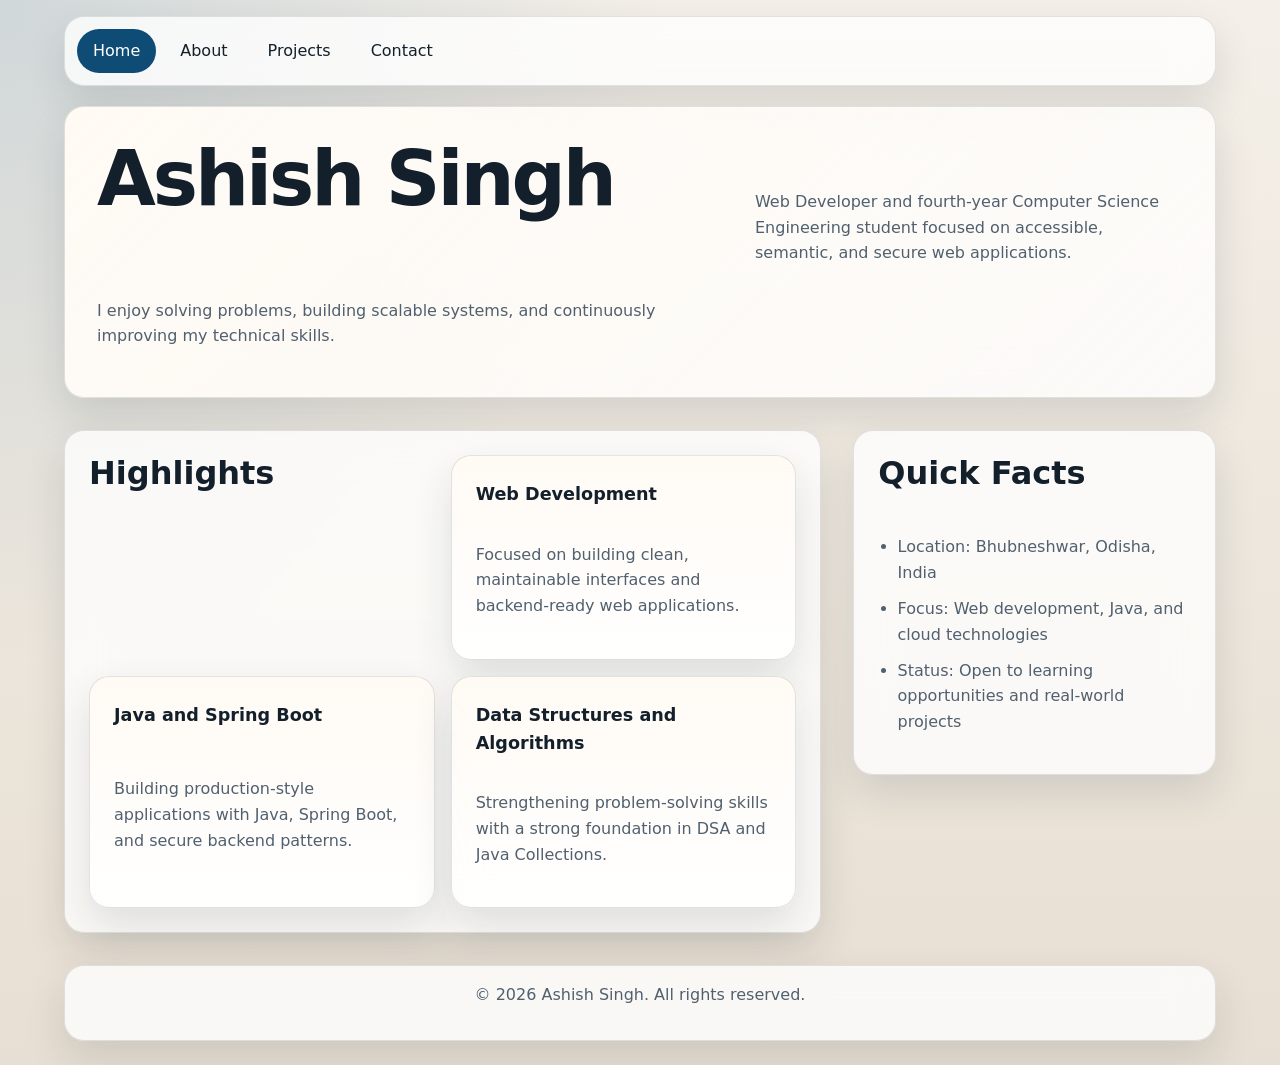
<file: index.html>
<!doctype html>
<html lang="en">
<head>
  <meta charset="utf-8">
  <meta name="viewport" content="width=device-width, initial-scale=1">
  <title>Ashish Singh | Web Developer</title>
  <meta name="description" content="Ashish Singh is a web developer and Computer Science Engineering student focused on accessible, semantic, and secure web applications.">
  <meta name="author" content="Ashish Singh">
  <meta name="robots" content="index,follow">
  <link rel="canonical" href="index.html">
  <link rel="stylesheet" href="styles.css">
  <meta property="og:type" content="website">
  <meta property="og:title" content="Ashish Singh | Web Developer">
  <meta property="og:description" content="Accessible personal portfolio with details, projects, and contact information for Ashish Singh.">
  <meta property="og:url" content="index.html">
  <meta name="twitter:card" content="summary">
  <script type="application/ld+json">
    {
      "@context": "https://schema.org",
      "@type": "Person",
      "name": "Ashish Singh",
      "jobTitle": "Web Developer",
      "url": "index.html"
    }
  </script>
</head>
<body>
  <a class="skip-link" href="#main-content">Skip to main content</a>

  <header>
    <nav aria-label="Primary navigation" role="navigation">
      <ul>
        <li><a href="index.html" aria-current="page">Home</a></li>
        <li><a href="about.html">About</a></li>
        <li><a href="projects.html">Projects</a></li>
        <li><a href="contact.html">Contact</a></li>
      </ul>
    </nav>
  </header>

  <main id="main-content" role="main">
    <section aria-labelledby="hero-title">
      <h1 id="hero-title">Ashish Singh</h1>
      <p>Web Developer and fourth-year Computer Science Engineering student focused on accessible, semantic, and secure web applications.</p>
      <p>I enjoy solving problems, building scalable systems, and continuously improving my technical skills.</p>
    </section>

    <section aria-labelledby="highlights-title">
      <h2 id="highlights-title">Highlights</h2>
      <article aria-labelledby="highlight-1">
        <h3 id="highlight-1">Web Development</h3>
        <p>Focused on building clean, maintainable interfaces and backend-ready web applications.</p>
      </article>
      <article aria-labelledby="highlight-2">
        <h3 id="highlight-2">Java and Spring Boot</h3>
        <p>Building production-style applications with Java, Spring Boot, and secure backend patterns.</p>
      </article>
      <article aria-labelledby="highlight-3">
        <h3 id="highlight-3">Data Structures and Algorithms</h3>
        <p>Strengthening problem-solving skills with a strong foundation in DSA and Java Collections.</p>
      </article>
    </section>

    <aside aria-label="Quick facts">
      <h2>Quick Facts</h2>
      <ul>
        <li>Location: Bhubneshwar, Odisha, India</li>
        <li>Focus: Web development, Java, and cloud technologies</li>
        <li>Status: Open to learning opportunities and real-world projects</li>
      </ul>
    </aside>
  </main>

  <footer role="contentinfo">
    <p>&copy; 2026 Ashish Singh. All rights reserved.</p>
  </footer>
</body>
</html>
</file>
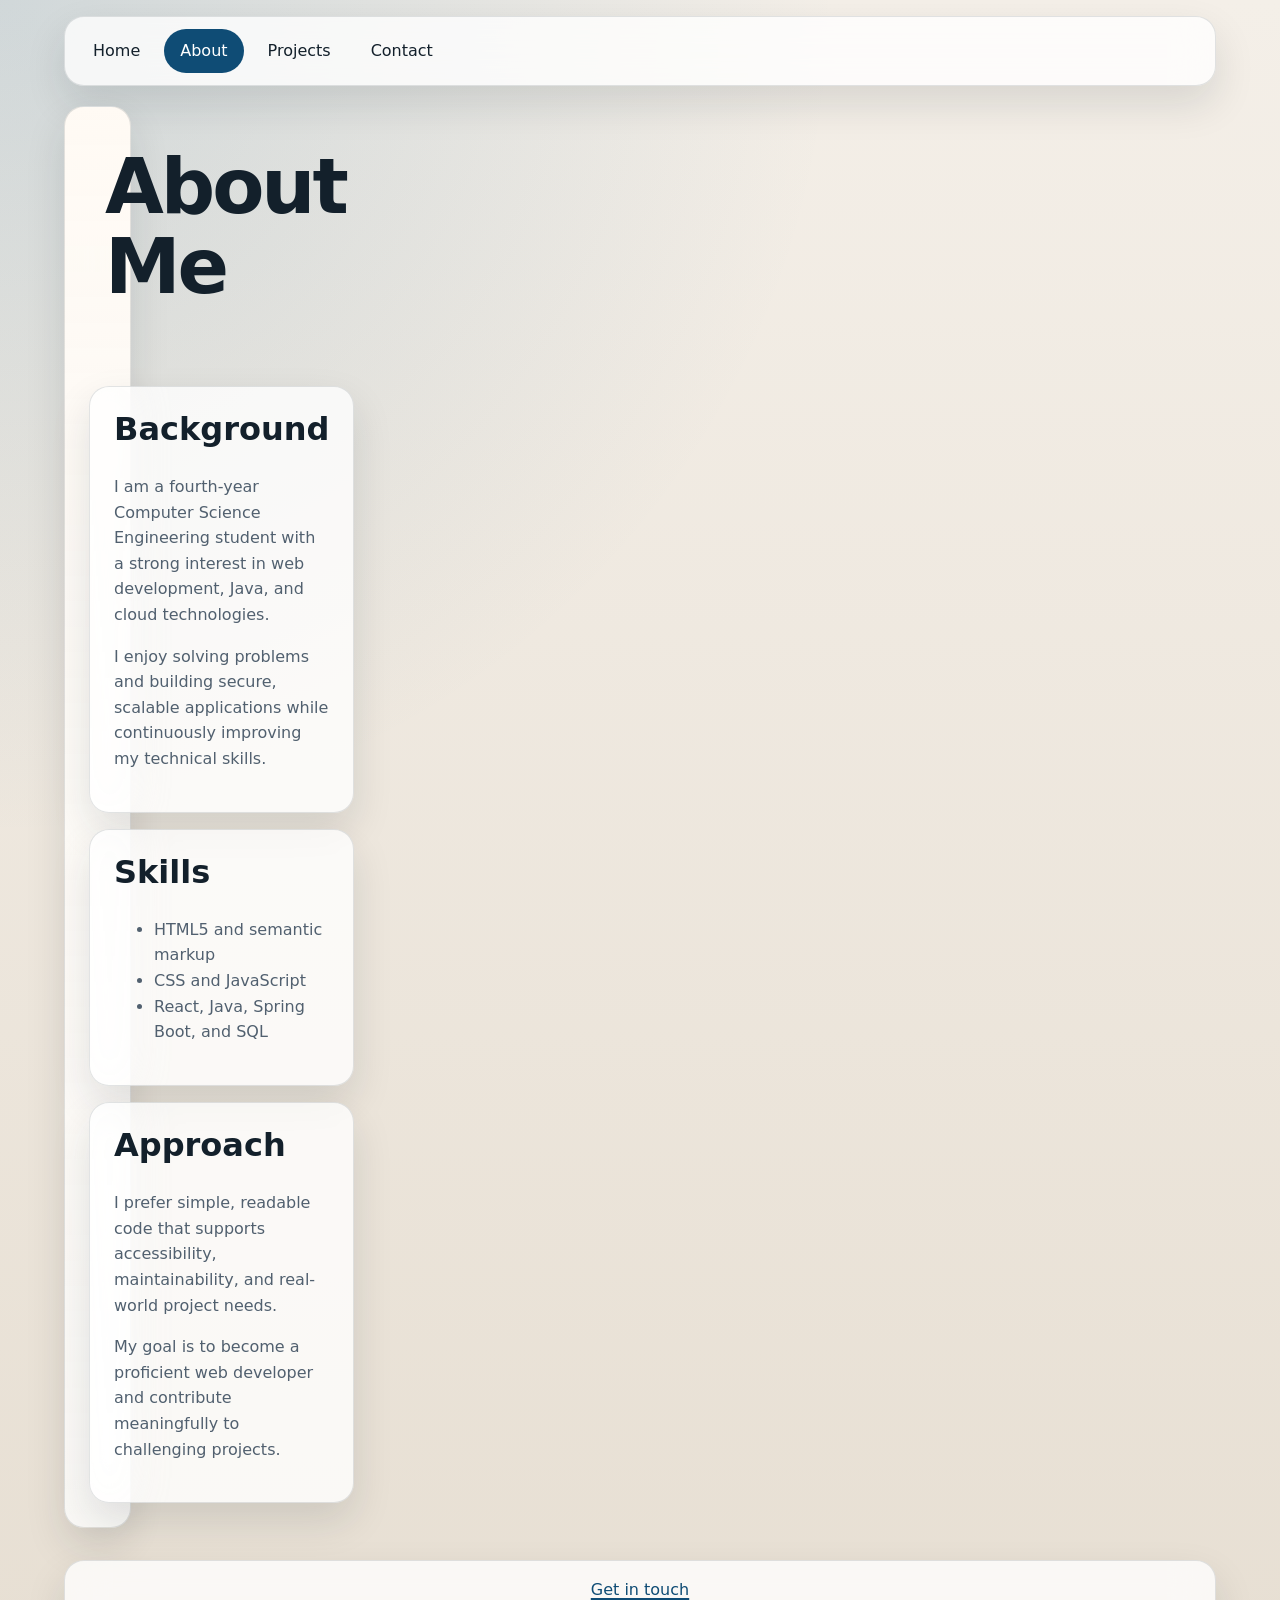
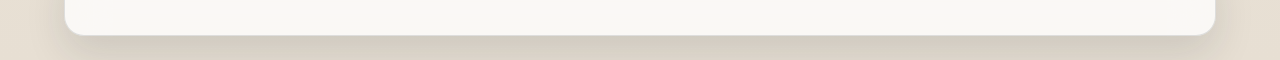
<file: about.html>
<!doctype html>
<html lang="en">
<head>
  <meta charset="utf-8">
  <meta name="viewport" content="width=device-width, initial-scale=1">
  <title>About | Ashish Singh</title>
  <meta name="description" content="Learn about Ashish Singh's background, skills, and approach to web development.">
  <meta name="author" content="Ashish Singh">
  <meta name="robots" content="index,follow">
  <link rel="canonical" href="about.html">
  <link rel="stylesheet" href="styles.css">
</head>
<body>
  <a class="skip-link" href="#main-content">Skip to main content</a>

  <header>
    <nav aria-label="Primary navigation" role="navigation">
      <ul>
        <li><a href="index.html">Home</a></li>
        <li><a href="about.html" aria-current="page">About</a></li>
        <li><a href="projects.html">Projects</a></li>
        <li><a href="contact.html">Contact</a></li>
      </ul>
    </nav>
  </header>

  <main id="main-content" role="main">
    <article aria-labelledby="about-title">
      <header>
        <h1 id="about-title">About Me</h1>
      </header>
      <section aria-labelledby="background-title">
        <h2 id="background-title">Background</h2>
          <p>I am a fourth-year Computer Science Engineering student with a strong interest in web development, Java, and cloud technologies.</p>
          <p>I enjoy solving problems and building secure, scalable applications while continuously improving my technical skills.</p>
      </section>
      <section aria-labelledby="skills-title">
        <h2 id="skills-title">Skills</h2>
        <ul>
            <li>HTML5 and semantic markup</li>
            <li>CSS and JavaScript</li>
            <li>React, Java, Spring Boot, and SQL</li>
        </ul>
      </section>
      <section aria-labelledby="approach-title">
        <h2 id="approach-title">Approach</h2>
          <p>I prefer simple, readable code that supports accessibility, maintainability, and real-world project needs.</p>
          <p>My goal is to become a proficient web developer and contribute meaningfully to challenging projects.</p>
      </section>
    </article>
  </main>

  <footer role="contentinfo">
      <p><a href="contact.html">Get in touch</a></p>
  </footer>
</body>
</html>
</file>
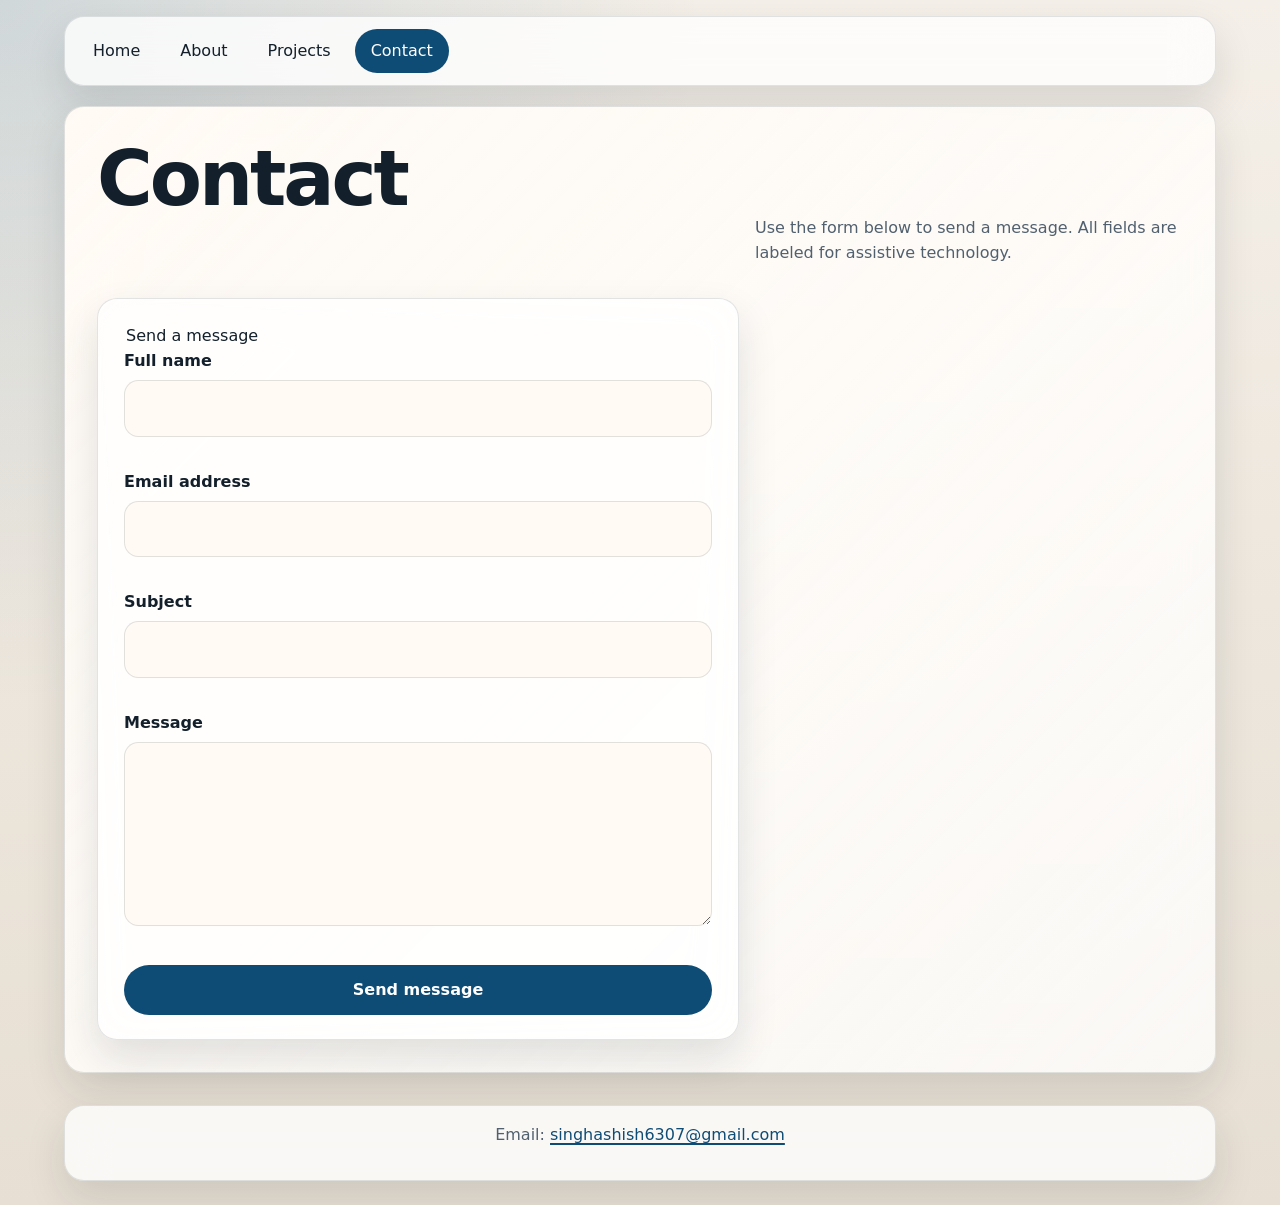
<file: contact.html>
<!doctype html>
<html lang="en">
<head>
  <meta charset="utf-8">
  <meta name="viewport" content="width=device-width, initial-scale=1">
  <title>Contact | Ashish Singh</title>
  <meta name="description" content="Contact Ashish Singh using an accessible, tab-navigable form.">
  <meta name="author" content="Ashish Singh">
  <meta name="robots" content="index,follow">
  <link rel="canonical" href="contact.html">
  <link rel="stylesheet" href="styles.css">
</head>
<body>
  <a class="skip-link" href="#main-content">Skip to main content</a>

  <header>
    <nav aria-label="Primary navigation" role="navigation">
      <ul>
        <li><a href="index.html">Home</a></li>
        <li><a href="about.html">About</a></li>
        <li><a href="projects.html">Projects</a></li>
        <li><a href="contact.html" aria-current="page">Contact</a></li>
      </ul>
    </nav>
  </header>

  <main id="main-content" role="main">
    <section class="contact-layout" aria-labelledby="contact-title">
      <h1 id="contact-title">Contact</h1>
      <p>Use the form below to send a message. All fields are labeled for assistive technology.</p>

      <form action="#" method="post" aria-labelledby="contact-form-title" role="form">
        <fieldset>
          <legend id="contact-form-title">Send a message</legend>

          <p>
            <label for="name">Full name</label><br>
            <input id="name" name="name" type="text" autocomplete="name" required>
          </p>

          <p>
            <label for="email">Email address</label><br>
            <input id="email" name="email" type="email" autocomplete="email" required>
          </p>

          <p>
            <label for="subject">Subject</label><br>
            <input id="subject" name="subject" type="text" autocomplete="off" required>
          </p>

          <p>
            <label for="message">Message</label><br>
            <textarea id="message" name="message" rows="6" required></textarea>
          </p>

          <button type="submit">Send message</button>
        </fieldset>
      </form>
    </section>
  </main>

  <footer role="contentinfo">
    <p>Email: <a href="mailto:singhashish6307@gmail.com">singhashish6307@gmail.com</a></p>
  </footer>
</body>
</html>
</file>
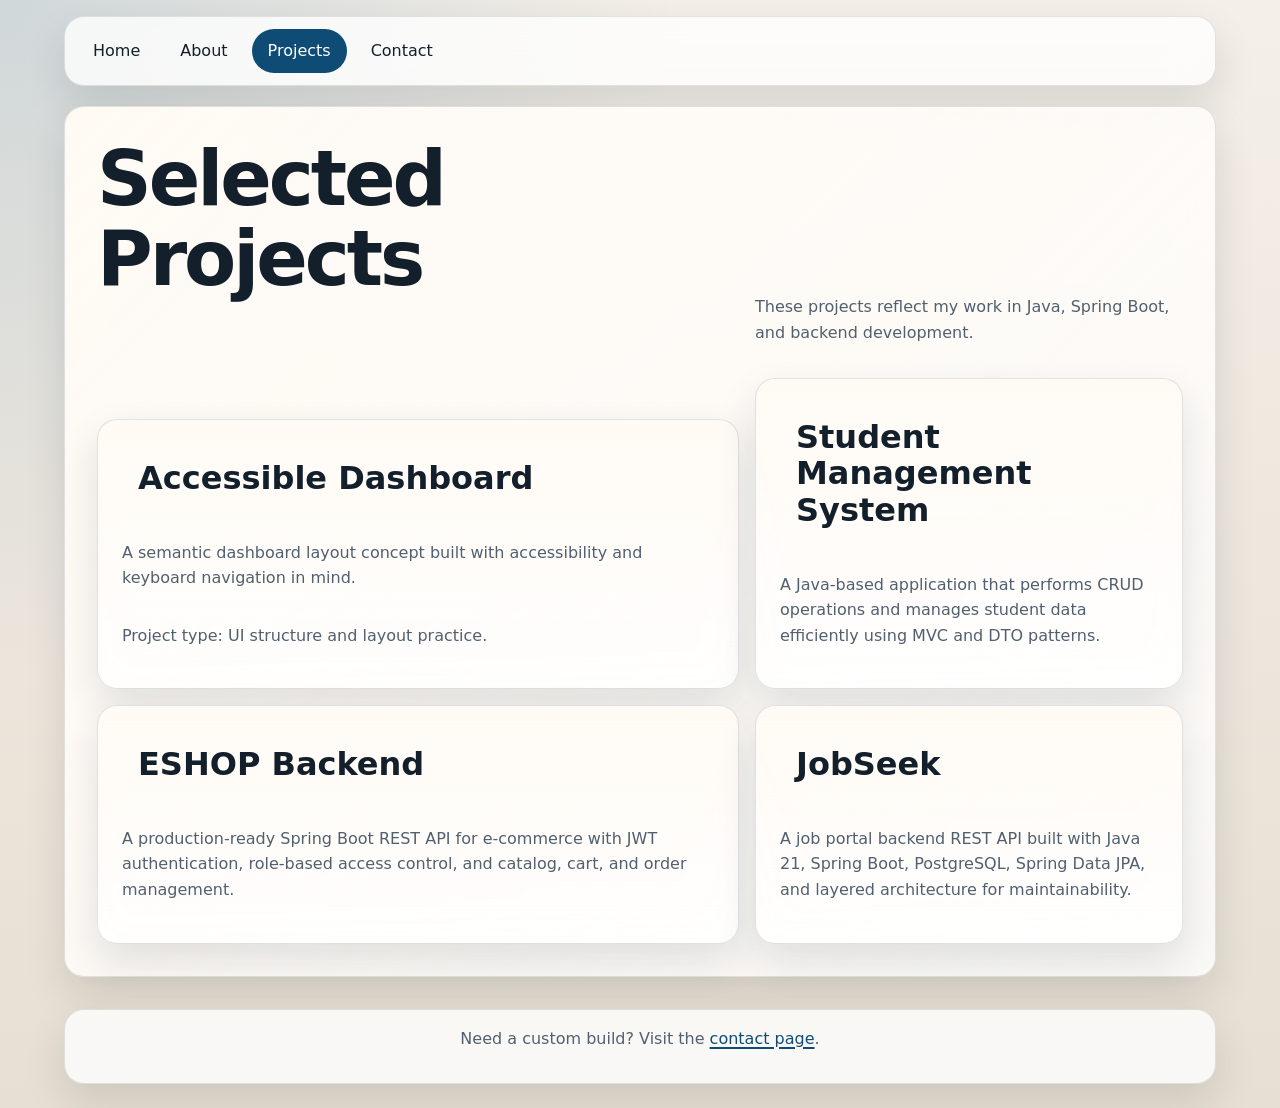
<file: projects.html>
<!doctype html>
<html lang="en">
<head>
  <meta charset="utf-8">
  <meta name="viewport" content="width=device-width, initial-scale=1">
  <title>Projects | Ashish Singh</title>
  <meta name="description" content="A selection of software and backend projects by Ashish Singh.">
  <meta name="author" content="Ashish Singh">
  <meta name="robots" content="index,follow">
  <link rel="canonical" href="projects.html">
  <link rel="stylesheet" href="styles.css">
</head>
<body>
  <a class="skip-link" href="#main-content">Skip to main content</a>

  <header>
    <nav aria-label="Primary navigation" role="navigation">
      <ul>
        <li><a href="index.html">Home</a></li>
        <li><a href="about.html">About</a></li>
        <li><a href="projects.html" aria-current="page">Projects</a></li>
        <li><a href="contact.html">Contact</a></li>
      </ul>
    </nav>
  </header>

  <main id="main-content" role="main">
    <section class="project-grid" aria-labelledby="projects-title">
      <h1 id="projects-title">Selected Projects</h1>
      <p>These projects reflect my work in Java, Spring Boot, and backend development.</p>

      <article aria-labelledby="project-1-title">
        <header>
          <h2 id="project-1-title">Accessible Dashboard</h2>
        </header>
        <p>A semantic dashboard layout concept built with accessibility and keyboard navigation in mind.</p>
        <p>Project type: UI structure and layout practice.</p>
      </article>

      <article aria-labelledby="project-2-title">
        <header>
          <h2 id="project-2-title">Student Management System</h2>
        </header>
        <p>A Java-based application that performs CRUD operations and manages student data efficiently using MVC and DTO patterns.</p>
      </article>

      <article aria-labelledby="project-3-title">
        <header>
          <h2 id="project-3-title">ESHOP Backend</h2>
        </header>
        <p>A production-ready Spring Boot REST API for e-commerce with JWT authentication, role-based access control, and catalog, cart, and order management.</p>
      </article>

      <article aria-labelledby="project-4-title">
        <header>
          <h2 id="project-4-title">JobSeek</h2>
        </header>
        <p>A job portal backend REST API built with Java 21, Spring Boot, PostgreSQL, Spring Data JPA, and layered architecture for maintainability.</p>
      </article>
    </section>
  </main>

  <footer role="contentinfo">
    <p>Need a custom build? Visit the <a href="contact.html">contact page</a>.</p>
  </footer>
</body>
</html>
</file>
<file: styles.css>
:root {
  color-scheme: light dark;
  --bg: #f4efe8;
  --bg-accent: #e7dfd3;
  --surface: rgba(255, 255, 255, 0.78);
  --surface-strong: #fffaf4;
  --text: #13202b;
  --muted: #51606f;
  --border: rgba(19, 32, 43, 0.12);
  --primary: #165d8d;
  --primary-strong: #0f4c75;
  --focus: #d97706;
  --shadow: 0 18px 40px rgba(19, 32, 43, 0.12);
  --radius: 1.25rem;
  --content-width: 72rem;
}

@media (prefers-color-scheme: dark) {
  :root {
    --bg: #09131d;
    --bg-accent: #112536;
    --surface: rgba(12, 23, 34, 0.82);
    --surface-strong: #112536;
    --text: #f3f7fb;
    --muted: #b5c3d0;
    --border: rgba(243, 247, 251, 0.12);
    --primary: #7cc4ff;
    --primary-strong: #bfe3ff;
    --focus: #fbbf24;
    --shadow: 0 20px 46px rgba(0, 0, 0, 0.35);
  }
}

* {
  box-sizing: border-box;
}

html {
  scroll-behavior: smooth;
}

body {
  margin: 0;
  font-family: system-ui, -apple-system, BlinkMacSystemFont, "Segoe UI", sans-serif;
  line-height: 1.6;
  color: var(--text);
  background:
    radial-gradient(circle at top left, color-mix(in srgb, var(--primary) 16%, transparent), transparent 40%),
    linear-gradient(180deg, var(--bg) 0%, var(--bg-accent) 100%);
}

a {
  color: var(--primary-strong);
  text-decoration-thickness: 0.1em;
  text-underline-offset: 0.16em;
}

a:hover,
a:focus-visible {
  color: var(--primary);
}

:focus-visible {
  outline: 3px solid var(--focus);
  outline-offset: 3px;
}

.skip-link {
  position: absolute;
  left: 1rem;
  top: 1rem;
  padding: 0.75rem 1rem;
  border-radius: 999px;
  background: var(--surface-strong);
  color: var(--text);
  transform: translateY(-160%);
  transition: transform 0.2s ease;
  z-index: 1000;
}

.skip-link:focus {
  transform: translateY(0);
}

header,
main,
footer {
  width: min(100% - 2rem, var(--content-width));
  margin-inline: auto;
}

header {
  padding: 1rem 0 0;
}

nav {
  background: var(--surface);
  border: 1px solid var(--border);
  border-radius: var(--radius);
  box-shadow: var(--shadow);
  backdrop-filter: blur(20px);
}

nav ul {
  list-style: none;
  margin: 0;
  padding: 0.75rem;
  display: flex;
  flex-wrap: wrap;
  gap: 0.5rem;
  justify-content: center;
}

nav a {
  display: inline-flex;
  align-items: center;
  justify-content: center;
  min-height: 2.75rem;
  padding: 0.5rem 1rem;
  border-radius: 999px;
  color: var(--text);
  text-decoration: none;
  background: transparent;
  transition: background-color 0.2s ease, color 0.2s ease, transform 0.2s ease;
}

nav a[aria-current="page"] {
  background: var(--primary-strong);
  color: #fff;
}

nav a:hover,
nav a:focus-visible {
  transform: translateY(-1px);
  background: color-mix(in srgb, var(--primary) 16%, transparent);
}

main {
  display: grid;
  gap: 1.5rem;
  padding: 1.25rem 0 2rem;
}

section,
article,
aside,
form,
footer {
  background: var(--surface);
  border: 1px solid var(--border);
  border-radius: var(--radius);
  box-shadow: var(--shadow);
  backdrop-filter: blur(20px);
}

section,
article,
aside {
  padding: 1.25rem;
}

main > section:first-child {
  display: grid;
  gap: 1rem;
  background: linear-gradient(135deg, var(--surface-strong), var(--surface));
}

h1,
h2,
h3,
p,
ul,
fieldset {
  margin-top: 0;
}

h1 {
  font-size: clamp(2.25rem, 7vw, 4.75rem);
  line-height: 1.05;
  letter-spacing: -0.04em;
}

h2 {
  font-size: clamp(1.4rem, 3vw, 2rem);
  line-height: 1.15;
}

h3 {
  font-size: 1.1rem;
}

p,
li {
  color: var(--muted);
}

main > section,
article,
aside {
  display: grid;
  gap: 1rem;
}

main > section[aria-labelledby="highlights-title"] {
  grid-template-columns: 1fr;
}

article {
  background: linear-gradient(180deg, var(--surface-strong), var(--surface));
}

aside ul {
  padding-left: 1.2rem;
  display: grid;
  gap: 0.65rem;
}

fieldset {
  border: 0;
  padding: 0;
  display: grid;
  gap: 1rem;
}

form {
  padding: 1.25rem;
}

label {
  display: inline-block;
  font-weight: 600;
  color: var(--text);
  margin-bottom: 0.4rem;
}

input,
textarea,
button {
  font: inherit;
}

input,
textarea {
  width: 100%;
  border: 1px solid var(--border);
  border-radius: 0.9rem;
  padding: 0.9rem 1rem;
  background: var(--surface-strong);
  color: var(--text);
}

textarea {
  resize: vertical;
  min-height: 10rem;
}

button {
  display: inline-flex;
  align-items: center;
  justify-content: center;
  min-height: 2.75rem;
  padding: 0.75rem 1.2rem;
  border: 0;
  border-radius: 999px;
  background: var(--primary-strong);
  color: #fff;
  font-weight: 700;
  cursor: pointer;
  transition: transform 0.2s ease, filter 0.2s ease;
}

button:hover,
button:focus-visible {
  transform: translateY(-1px);
  filter: brightness(1.05);
}

footer {
  margin-bottom: 1.5rem;
  padding: 1rem 1.25rem;
  text-align: center;
}

@media (min-width: 48rem) {
  nav ul {
    justify-content: flex-start;
  }

  main {
    grid-template-columns: repeat(12, minmax(0, 1fr));
    align-items: start;
  }

  main > section:first-child {
    grid-column: 1 / -1;
    grid-template-columns: minmax(0, 1.2fr) minmax(0, 0.8fr);
    align-items: end;
  }

  main > section[aria-labelledby="highlights-title"] {
    grid-column: span 8;
    grid-template-columns: repeat(2, minmax(0, 1fr));
  }

  aside {
    grid-column: span 4;
    position: sticky;
    top: 1.5rem;
  }

  .project-grid {
    grid-column: 1 / -1;
    grid-template-columns: repeat(2, minmax(0, 1fr));
  }

  .contact-layout {
    grid-column: 1 / -1;
    grid-template-columns: minmax(0, 1fr) minmax(18rem, 0.8fr);
  }

  .contact-layout > form {
    grid-column: 1;
  }

  .contact-layout > aside {
    grid-column: 2;
  }
}

@media (min-width: 64rem) {
  main {
    gap: 2rem;
  }

  main > section:first-child {
    padding: 2rem;
  }

  section,
  article,
  aside,
  form {
    padding: 1.5rem;
  }
}
</file>
